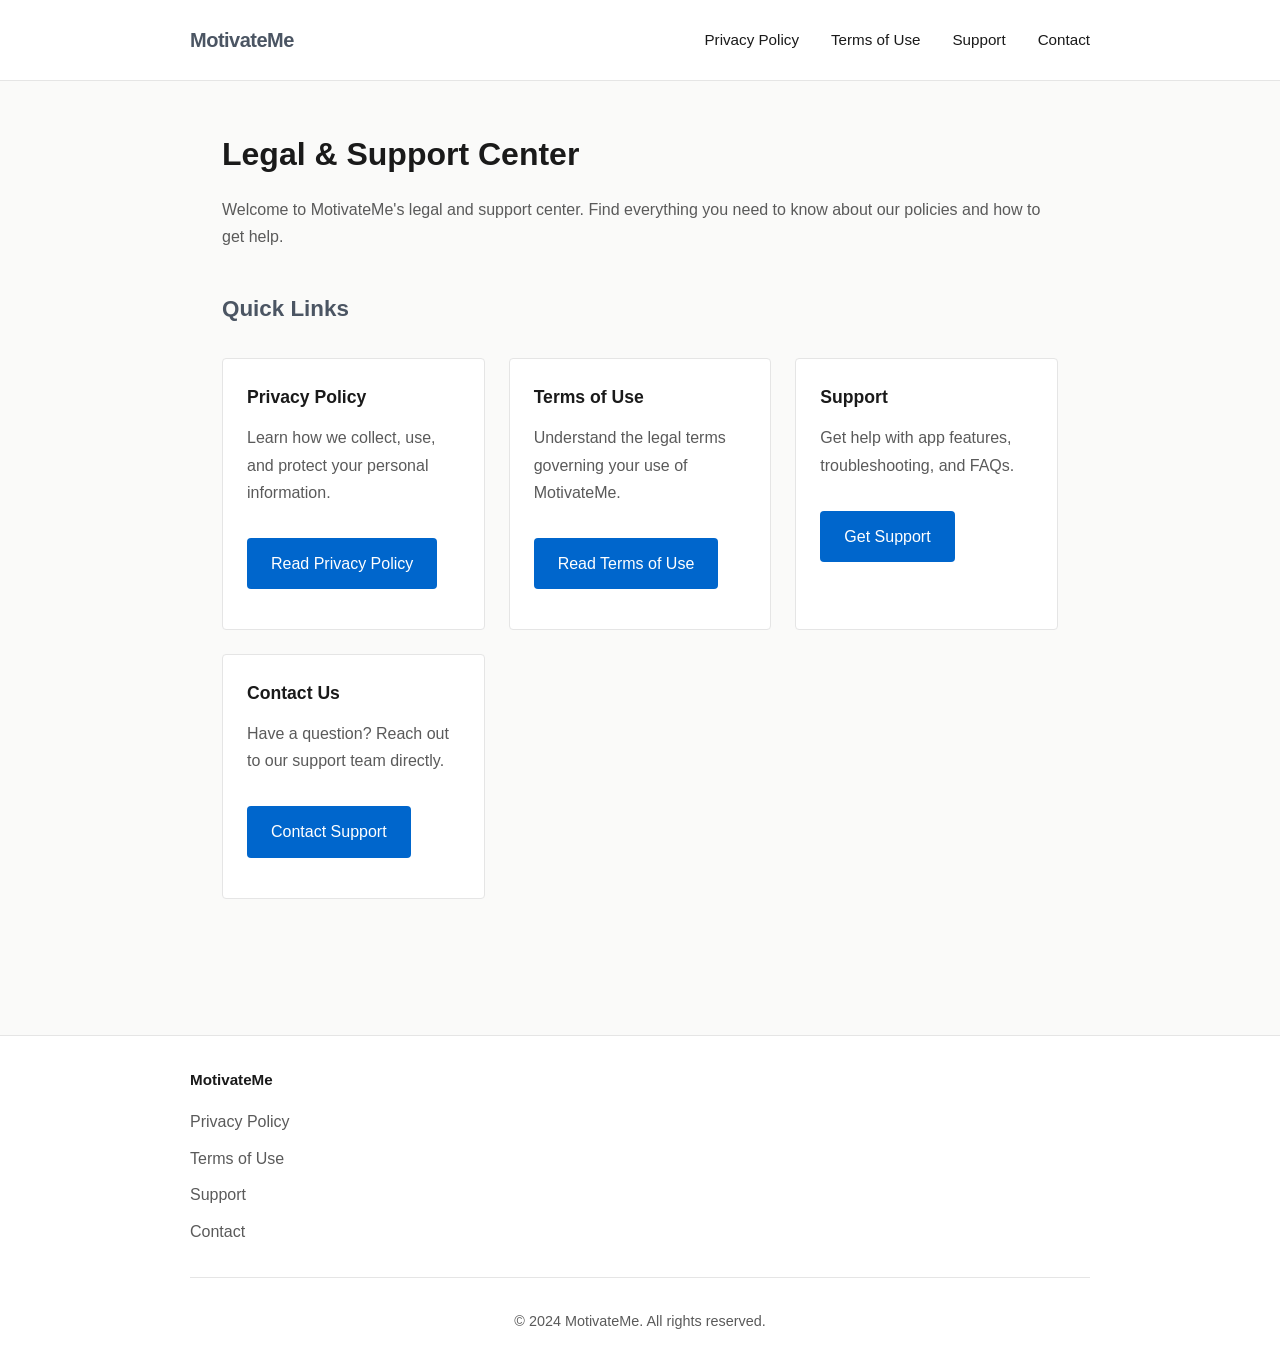
<file: legal-website/index.html>
<!DOCTYPE html>
<html lang="en">
<head>
  <meta charset="UTF-8">
  <meta name="viewport" content="width=device-width, initial-scale=1.0">
  <title>MotivateMe – Legal & Support</title>
  <meta name="description" content="Privacy Policy, Terms of Use, and support for MotivateMe.">
  <link rel="stylesheet" href="styles.css">
</head>
<body>
<div id="app">
  <header>
    <div class="header-content">
      <div class="logo">MotivateMe</div>
      <nav>
        <a href="privacy.html">Privacy Policy</a>
        <a href="terms.html">Terms of Use</a>
        <a href="support.html">Support</a>
        <a href="contact.html">Contact</a>
      </nav>
    </div>
  </header>

  <main>
    <h1>Legal & Support Center</h1>
    <p>Welcome to MotivateMe's legal and support center. Find everything you need to know about our policies and how to get help.</p>

    <section>
      <h2>Quick Links</h2>
      <div class="links-grid">
        <div class="link-card">
          <h3>Privacy Policy</h3>
          <p>Learn how we collect, use, and protect your personal information.</p>
          <a href="privacy.html" class="cta-button">Read Privacy Policy</a>
        </div>

        <div class="link-card">
          <h3>Terms of Use</h3>
          <p>Understand the legal terms governing your use of MotivateMe.</p>
          <a href="terms.html" class="cta-button">Read Terms of Use</a>
        </div>

        <div class="link-card">
          <h3>Support</h3>
          <p>Get help with app features, troubleshooting, and FAQs.</p>
          <a href="support.html" class="cta-button">Get Support</a>
        </div>

        <div class="link-card">
          <h3>Contact Us</h3>
          <p>Have a question? Reach out to our support team directly.</p>
          <a href="contact.html" class="cta-button">Contact Support</a>
        </div>
      </div>
    </section>
  </main>

  <footer>
    <div class="footer-content">
      <div class="footer-section">
        <h4>MotivateMe</h4>
        <ul>
          <li><a href="privacy.html">Privacy Policy</a></li>
          <li><a href="terms.html">Terms of Use</a></li>
          <li><a href="support.html">Support</a></li>
          <li><a href="contact.html">Contact</a></li>
        </ul>
      </div>
    </div>
    <div class="footer-bottom">
      © 2024 MotivateMe. All rights reserved.
    </div>
  </footer>
</div>
</body>
</html>
</file>
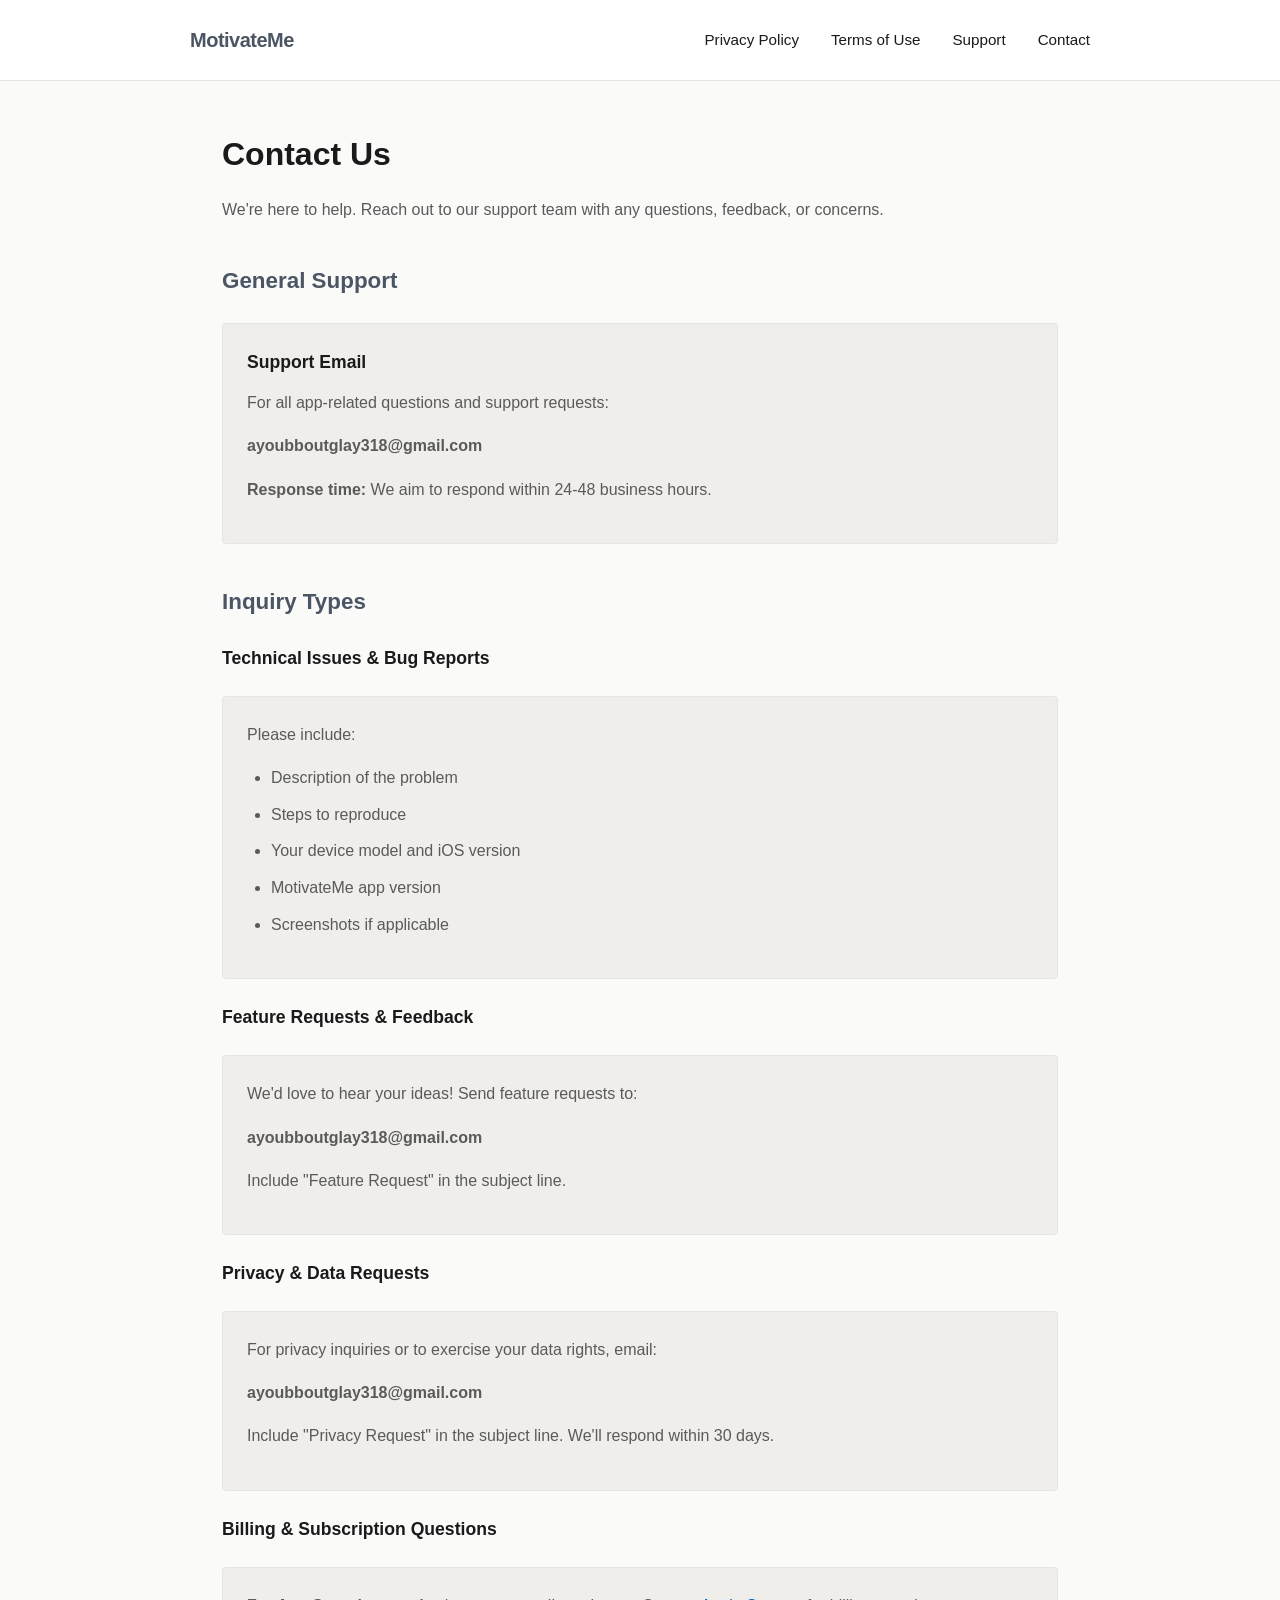
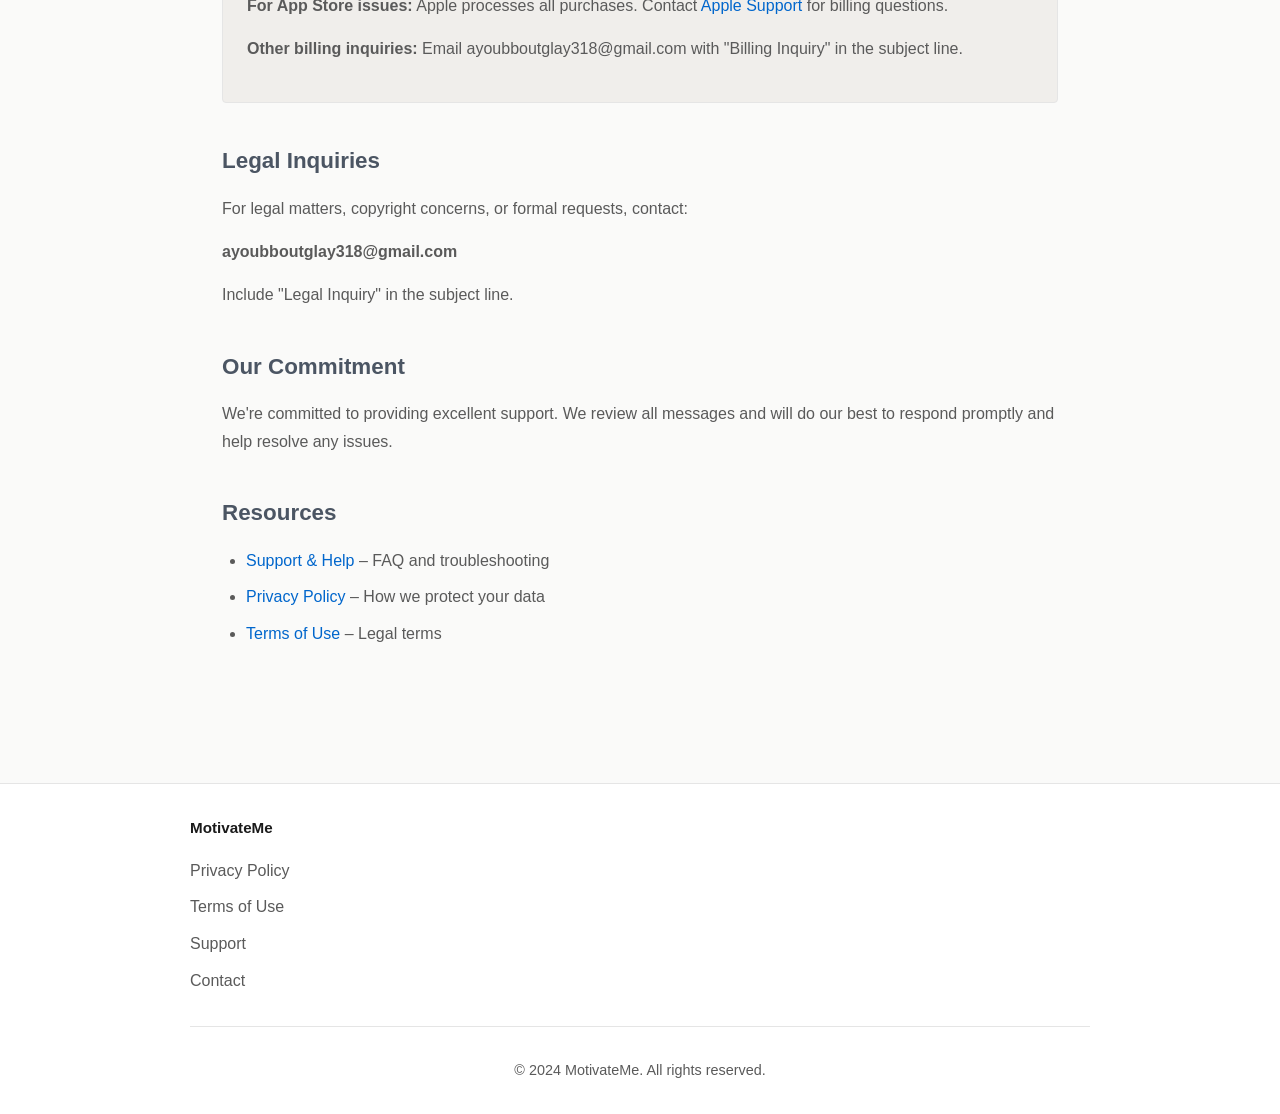
<file: legal-website/contact.html>
<!DOCTYPE html>
<html lang="en">
<head>
  <meta charset="UTF-8">
  <meta name="viewport" content="width=device-width, initial-scale=1.0">
  <title>MotivateMe – Contact Us</title>
  <link rel="stylesheet" href="styles.css">
</head>
<body>
<div id="app">
  <header>
    <div class="header-content">
      <div class="logo">MotivateMe</div>
      <nav>
        <a href="privacy.html">Privacy Policy</a>
        <a href="terms.html">Terms of Use</a>
        <a href="support.html">Support</a>
        <a href="contact.html">Contact</a>
      </nav>
    </div>
  </header>

  <main>
    <h1>Contact Us</h1>
    <p>We're here to help. Reach out to our support team with any questions, feedback, or concerns.</p>

    <section>
      <h2>General Support</h2>
      <div class="contact-box">
        <h3>Support Email</h3>
        <p>For all app-related questions and support requests:</p>
        <p><strong>ayoubboutglay318@gmail.com</strong></p>
        <p><strong>Response time:</strong> We aim to respond within 24-48 business hours.</p>
      </div>
    </section>

    <section>
      <h2>Inquiry Types</h2>

      <h3>Technical Issues & Bug Reports</h3>
      <div class="contact-box">
        <p>Please include:</p>
        <ul>
          <li>Description of the problem</li>
          <li>Steps to reproduce</li>
          <li>Your device model and iOS version</li>
          <li>MotivateMe app version</li>
          <li>Screenshots if applicable</li>
        </ul>
      </div>

      <h3>Feature Requests & Feedback</h3>
      <div class="contact-box">
        <p>We'd love to hear your ideas! Send feature requests to:</p>
        <p><strong>ayoubboutglay318@gmail.com</strong></p>
        <p>Include "Feature Request" in the subject line.</p>
      </div>

      <h3>Privacy & Data Requests</h3>
      <div class="contact-box">
        <p>For privacy inquiries or to exercise your data rights, email:</p>
        <p><strong>ayoubboutglay318@gmail.com</strong></p>
        <p>Include "Privacy Request" in the subject line. We'll respond within 30 days.</p>
      </div>

      <h3>Billing & Subscription Questions</h3>
      <div class="contact-box">
        <p><strong>For App Store issues:</strong> Apple processes all purchases. Contact <a href="https://support.apple.com">Apple Support</a> for billing questions.</p>
        <p><strong>Other billing inquiries:</strong> Email ayoubboutglay318@gmail.com with "Billing Inquiry" in the subject line.</p>
      </div>
    </section>

    <section>
      <h2>Legal Inquiries</h2>
      <p>For legal matters, copyright concerns, or formal requests, contact:</p>
      <p><strong>ayoubboutglay318@gmail.com</strong></p>
      <p>Include "Legal Inquiry" in the subject line.</p>
    </section>

    <section>
      <h2>Our Commitment</h2>
      <p>We're committed to providing excellent support. We review all messages and will do our best to respond promptly and help resolve any issues.</p>
    </section>

    <section>
      <h2>Resources</h2>
      <ul>
        <li><a href="support.html">Support & Help</a> – FAQ and troubleshooting</li>
        <li><a href="privacy.html">Privacy Policy</a> – How we protect your data</li>
        <li><a href="terms.html">Terms of Use</a> – Legal terms</li>
      </ul>
    </section>
  </main>

  <footer>
    <div class="footer-content">
      <div class="footer-section">
        <h4>MotivateMe</h4>
        <ul>
          <li><a href="privacy.html">Privacy Policy</a></li>
          <li><a href="terms.html">Terms of Use</a></li>
          <li><a href="support.html">Support</a></li>
          <li><a href="contact.html">Contact</a></li>
        </ul>
      </div>
    </div>
    <div class="footer-bottom">© 2024 MotivateMe. All rights reserved.</div>
  </footer>
</div>
</body>
</html>
</file>
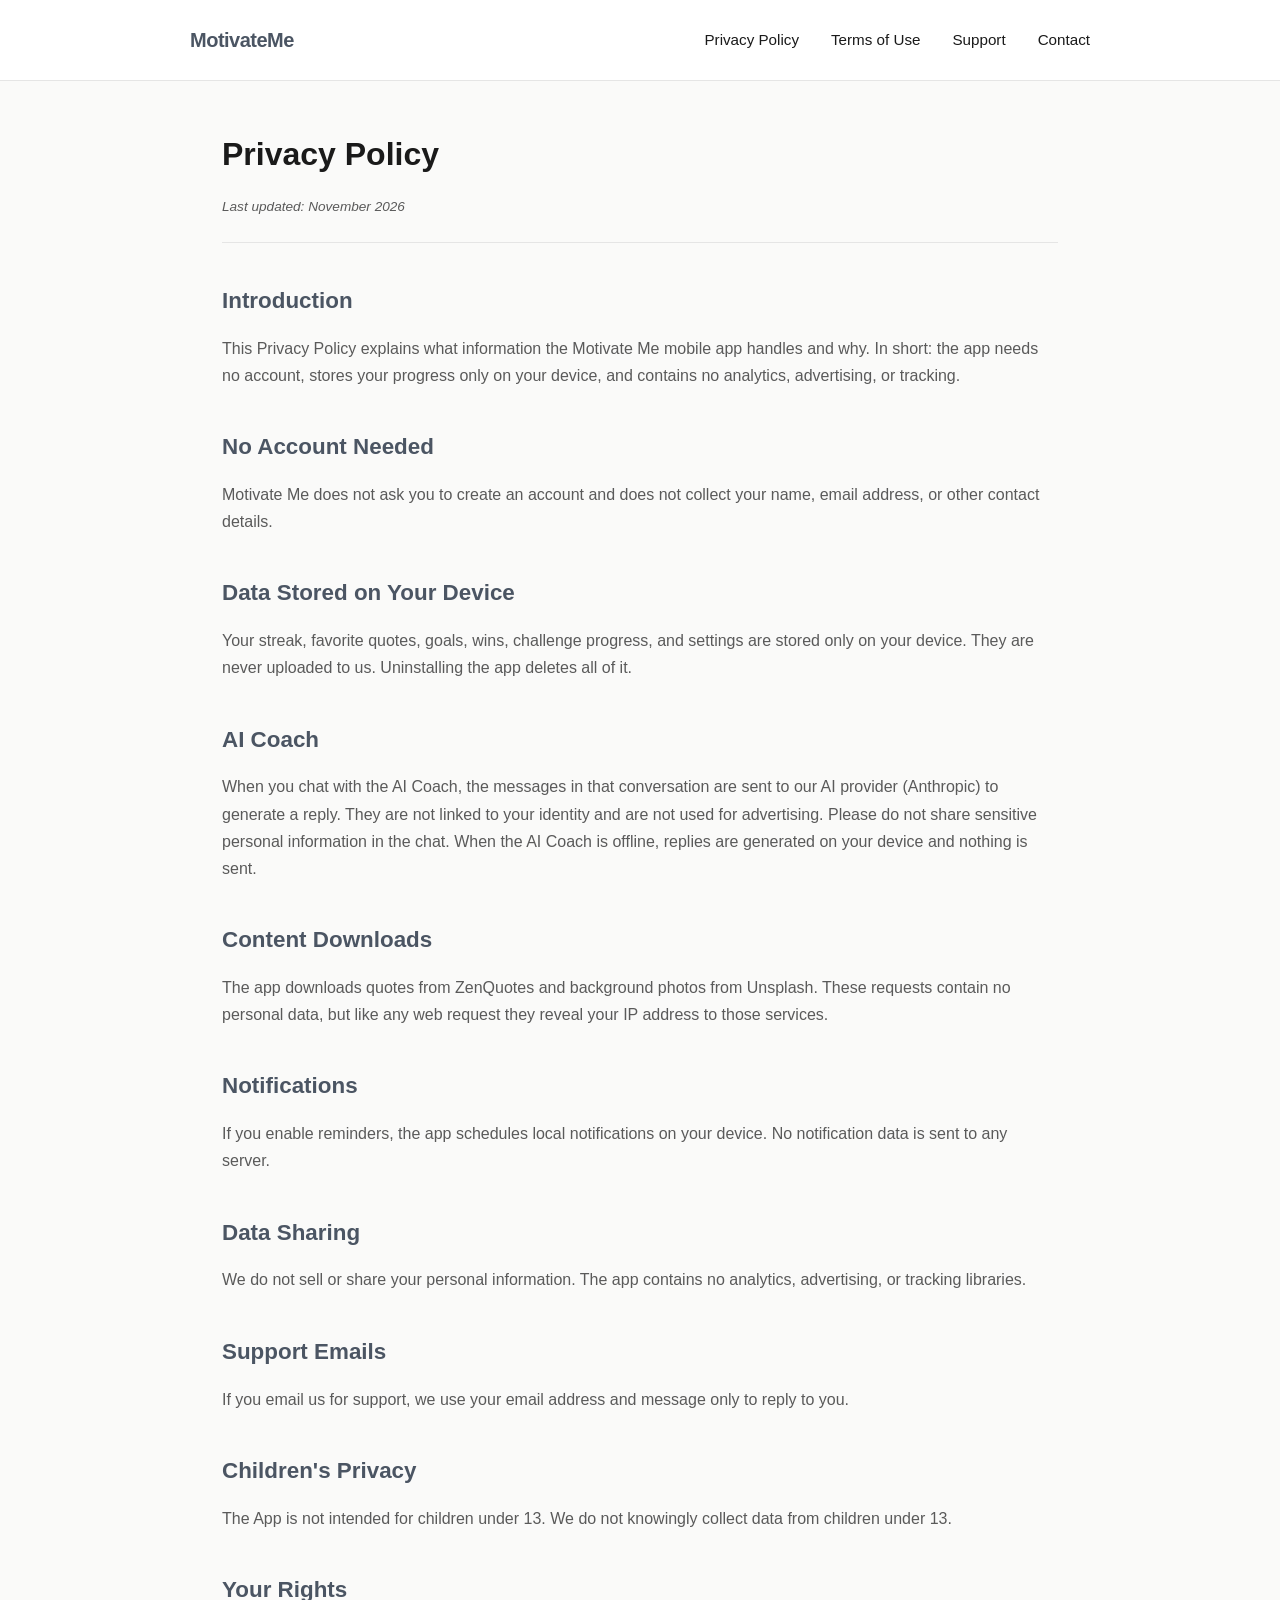
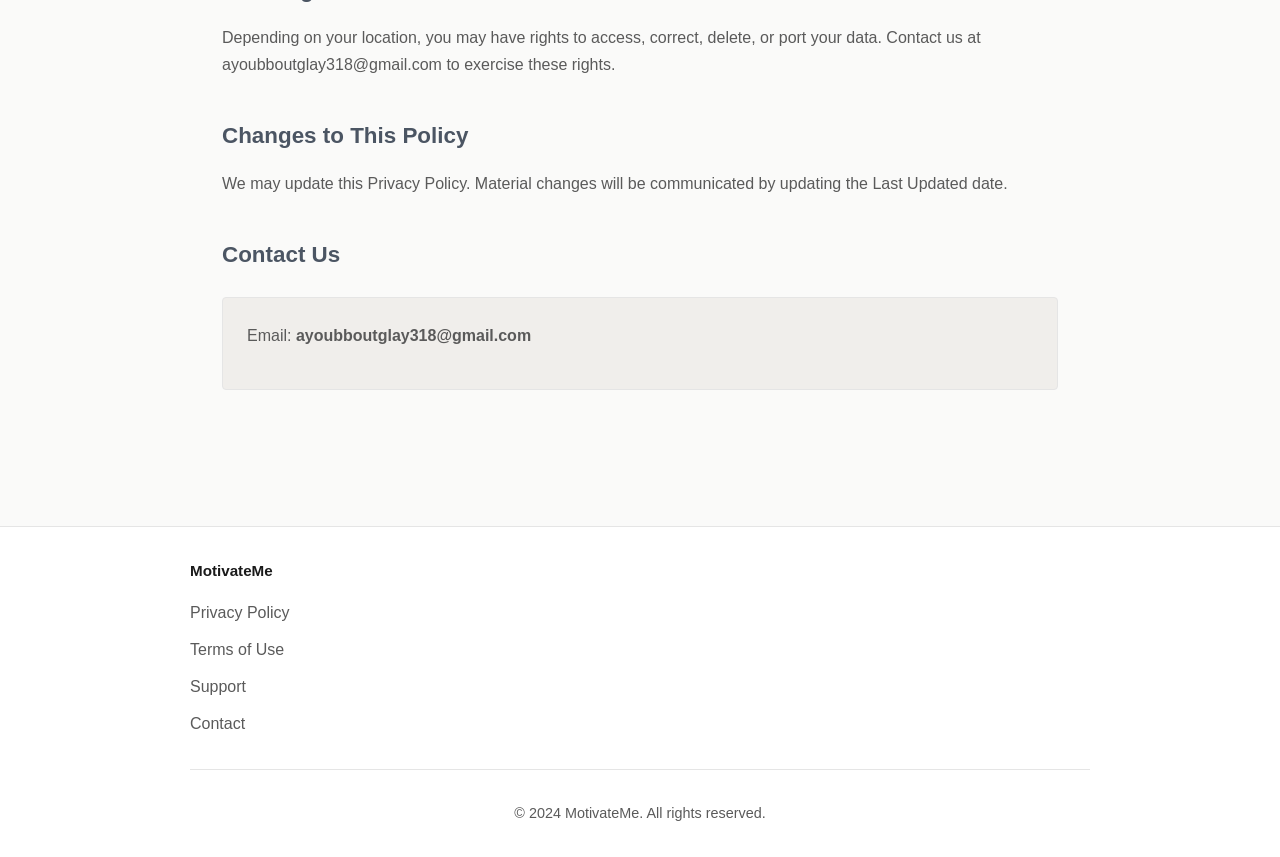
<file: legal-website/privacy.html>
<!DOCTYPE html>
<html lang="en">
<head>
  <meta charset="UTF-8">
  <meta name="viewport" content="width=device-width, initial-scale=1.0">
  <title>MotivateMe – Privacy Policy</title>
  <link rel="stylesheet" href="styles.css">
</head>
<body>
<div id="app">
  <header>
    <div class="header-content">
      <div class="logo">MotivateMe</div>
      <nav>
        <a href="privacy.html">Privacy Policy</a>
        <a href="terms.html">Terms of Use</a>
        <a href="support.html">Support</a>
        <a href="contact.html">Contact</a>
      </nav>
    </div>
  </header>

  <main>
    <h1>Privacy Policy</h1>
    <div class="last-updated">Last updated: November 2026</div>

    <section>
      <h2>Introduction</h2>
      <p>This Privacy Policy explains what information the Motivate Me mobile app handles and why. In short: the app needs no account, stores your progress only on your device, and contains no analytics, advertising, or tracking.</p>
    </section>

    <section>
      <h2>No Account Needed</h2>
      <p>Motivate Me does not ask you to create an account and does not collect your name, email address, or other contact details.</p>
    </section>

    <section>
      <h2>Data Stored on Your Device</h2>
      <p>Your streak, favorite quotes, goals, wins, challenge progress, and settings are stored only on your device. They are never uploaded to us. Uninstalling the app deletes all of it.</p>
    </section>

    <section>
      <h2>AI Coach</h2>
      <p>When you chat with the AI Coach, the messages in that conversation are sent to our AI provider (Anthropic) to generate a reply. They are not linked to your identity and are not used for advertising. Please do not share sensitive personal information in the chat. When the AI Coach is offline, replies are generated on your device and nothing is sent.</p>
    </section>

    <section>
      <h2>Content Downloads</h2>
      <p>The app downloads quotes from ZenQuotes and background photos from Unsplash. These requests contain no personal data, but like any web request they reveal your IP address to those services.</p>
    </section>

    <section>
      <h2>Notifications</h2>
      <p>If you enable reminders, the app schedules local notifications on your device. No notification data is sent to any server.</p>
    </section>

    <section>
      <h2>Data Sharing</h2>
      <p>We do not sell or share your personal information. The app contains no analytics, advertising, or tracking libraries.</p>
    </section>

    <section>
      <h2>Support Emails</h2>
      <p>If you email us for support, we use your email address and message only to reply to you.</p>
    </section>

    <section>
      <h2>Children's Privacy</h2>
      <p>The App is not intended for children under 13. We do not knowingly collect data from children under 13.</p>
    </section>

    <section>
      <h2>Your Rights</h2>
      <p>Depending on your location, you may have rights to access, correct, delete, or port your data. Contact us at ayoubboutglay318@gmail.com to exercise these rights.</p>
    </section>

    <section>
      <h2>Changes to This Policy</h2>
      <p>We may update this Privacy Policy. Material changes will be communicated by updating the Last Updated date.</p>
    </section>

    <section>
      <h2>Contact Us</h2>
      <div class="contact-box">
        <p>Email: <strong>ayoubboutglay318@gmail.com</strong></p>
      </div>
    </section>
  </main>

  <footer>
    <div class="footer-content">
      <div class="footer-section">
        <h4>MotivateMe</h4>
        <ul>
          <li><a href="privacy.html">Privacy Policy</a></li>
          <li><a href="terms.html">Terms of Use</a></li>
          <li><a href="support.html">Support</a></li>
          <li><a href="contact.html">Contact</a></li>
        </ul>
      </div>
    </div>
    <div class="footer-bottom">© 2024 MotivateMe. All rights reserved.</div>
  </footer>
</div>
</body>
</html>
</file>
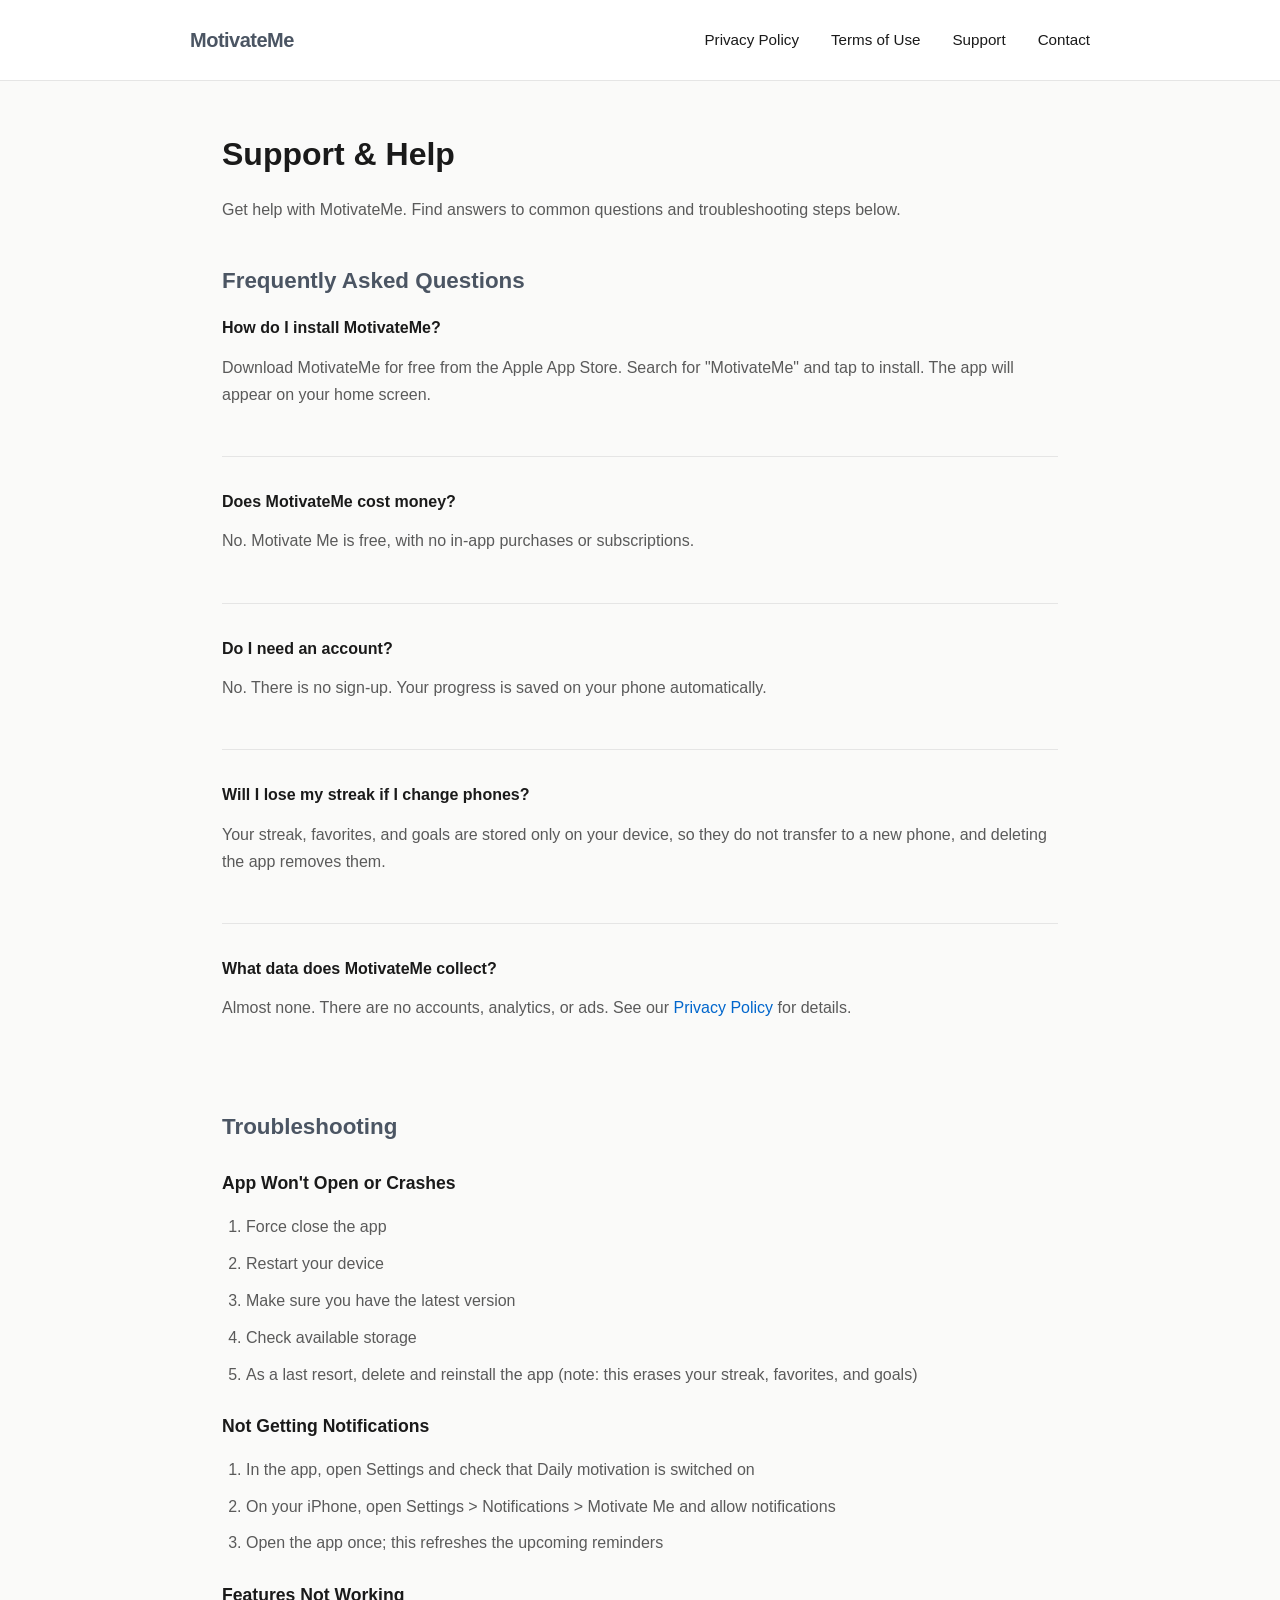
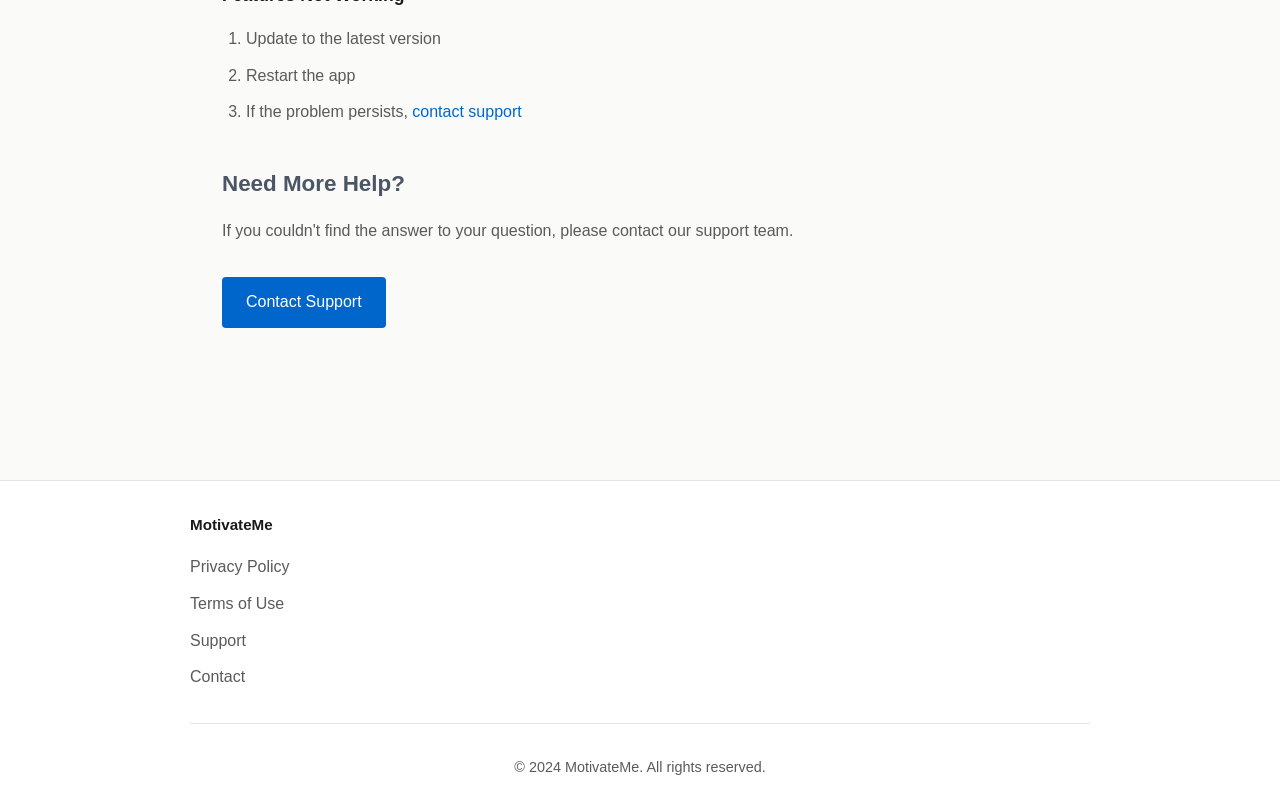
<file: legal-website/support.html>
<!DOCTYPE html>
<html lang="en">
<head>
  <meta charset="UTF-8">
  <meta name="viewport" content="width=device-width, initial-scale=1.0">
  <title>MotivateMe – Support</title>
  <link rel="stylesheet" href="styles.css">
</head>
<body>
<div id="app">
  <header>
    <div class="header-content">
      <div class="logo">MotivateMe</div>
      <nav>
        <a href="privacy.html">Privacy Policy</a>
        <a href="terms.html">Terms of Use</a>
        <a href="support.html">Support</a>
        <a href="contact.html">Contact</a>
      </nav>
    </div>
  </header>

  <main>
    <h1>Support & Help</h1>
    <p>Get help with MotivateMe. Find answers to common questions and troubleshooting steps below.</p>

    <section>
      <h2>Frequently Asked Questions</h2>

      <div class="faq-item">
        <div class="faq-question">How do I install MotivateMe?</div>
        <p>Download MotivateMe for free from the Apple App Store. Search for "MotivateMe" and tap to install. The app will appear on your home screen.</p>
      </div>

      <div class="faq-item">
        <div class="faq-question">Does MotivateMe cost money?</div>
        <p>No. Motivate Me is free, with no in-app purchases or subscriptions.</p>
      </div>

      <div class="faq-item">
        <div class="faq-question">Do I need an account?</div>
        <p>No. There is no sign-up. Your progress is saved on your phone automatically.</p>
      </div>

      <div class="faq-item">
        <div class="faq-question">Will I lose my streak if I change phones?</div>
        <p>Your streak, favorites, and goals are stored only on your device, so they do not transfer to a new phone, and deleting the app removes them.</p>
      </div>

      <div class="faq-item">
        <div class="faq-question">What data does MotivateMe collect?</div>
        <p>Almost none. There are no accounts, analytics, or ads. See our <a href="privacy.html">Privacy Policy</a> for details.</p>
      </div>
    </section>

    <section>
      <h2>Troubleshooting</h2>

      <h3>App Won't Open or Crashes</h3>
      <ol>
        <li>Force close the app</li>
        <li>Restart your device</li>
        <li>Make sure you have the latest version</li>
        <li>Check available storage</li>
        <li>As a last resort, delete and reinstall the app (note: this erases your streak, favorites, and goals)</li>
      </ol>

      <h3>Not Getting Notifications</h3>
      <ol>
        <li>In the app, open Settings and check that Daily motivation is switched on</li>
        <li>On your iPhone, open Settings &gt; Notifications &gt; Motivate Me and allow notifications</li>
        <li>Open the app once; this refreshes the upcoming reminders</li>
      </ol>

      <h3>Features Not Working</h3>
      <ol>
        <li>Update to the latest version</li>
        <li>Restart the app</li>
        <li>If the problem persists, <a href="contact.html">contact support</a></li>
      </ol>
    </section>

    <section>
      <h2>Need More Help?</h2>
      <p>If you couldn't find the answer to your question, please contact our support team.</p>
      <a href="contact.html" class="cta-button">Contact Support</a>
    </section>
  </main>

  <footer>
    <div class="footer-content">
      <div class="footer-section">
        <h4>MotivateMe</h4>
        <ul>
          <li><a href="privacy.html">Privacy Policy</a></li>
          <li><a href="terms.html">Terms of Use</a></li>
          <li><a href="support.html">Support</a></li>
          <li><a href="contact.html">Contact</a></li>
        </ul>
      </div>
    </div>
    <div class="footer-bottom">© 2024 MotivateMe. All rights reserved.</div>
  </footer>
</div>
</body>
</html>
</file>
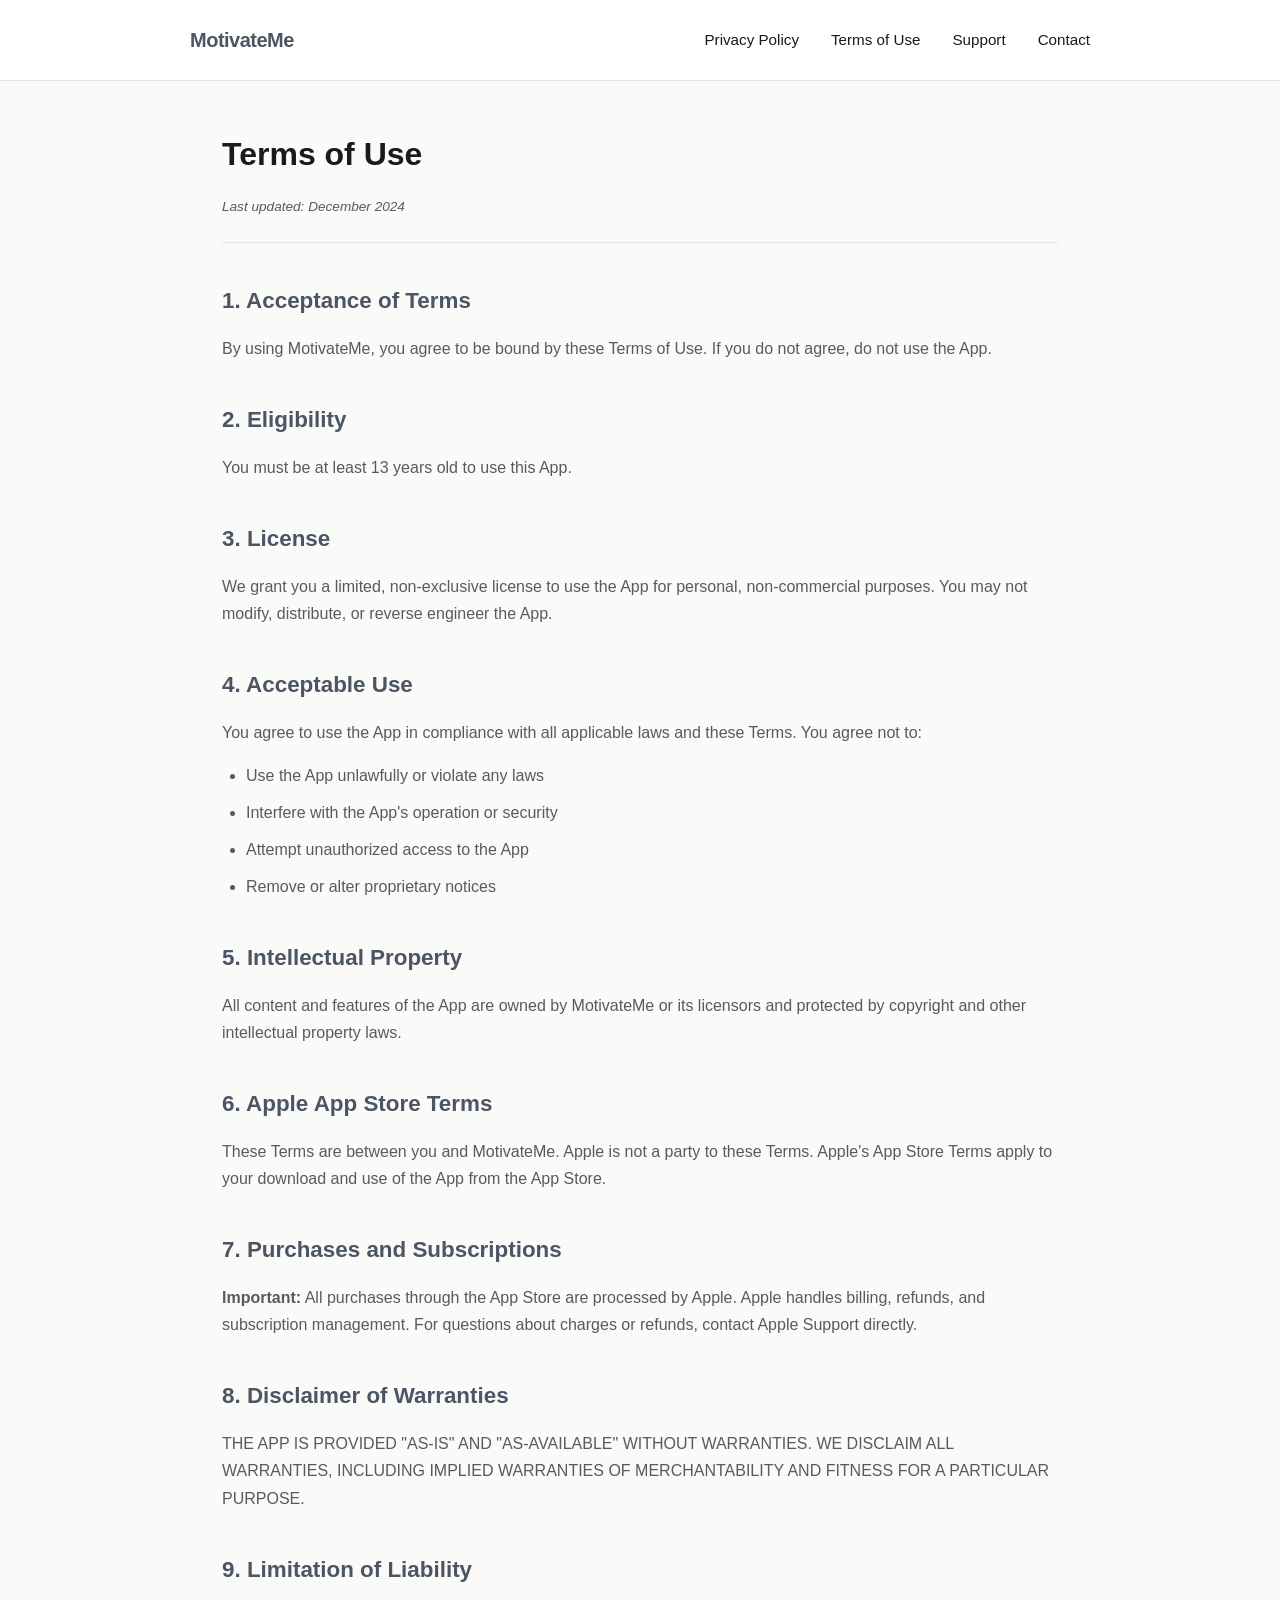
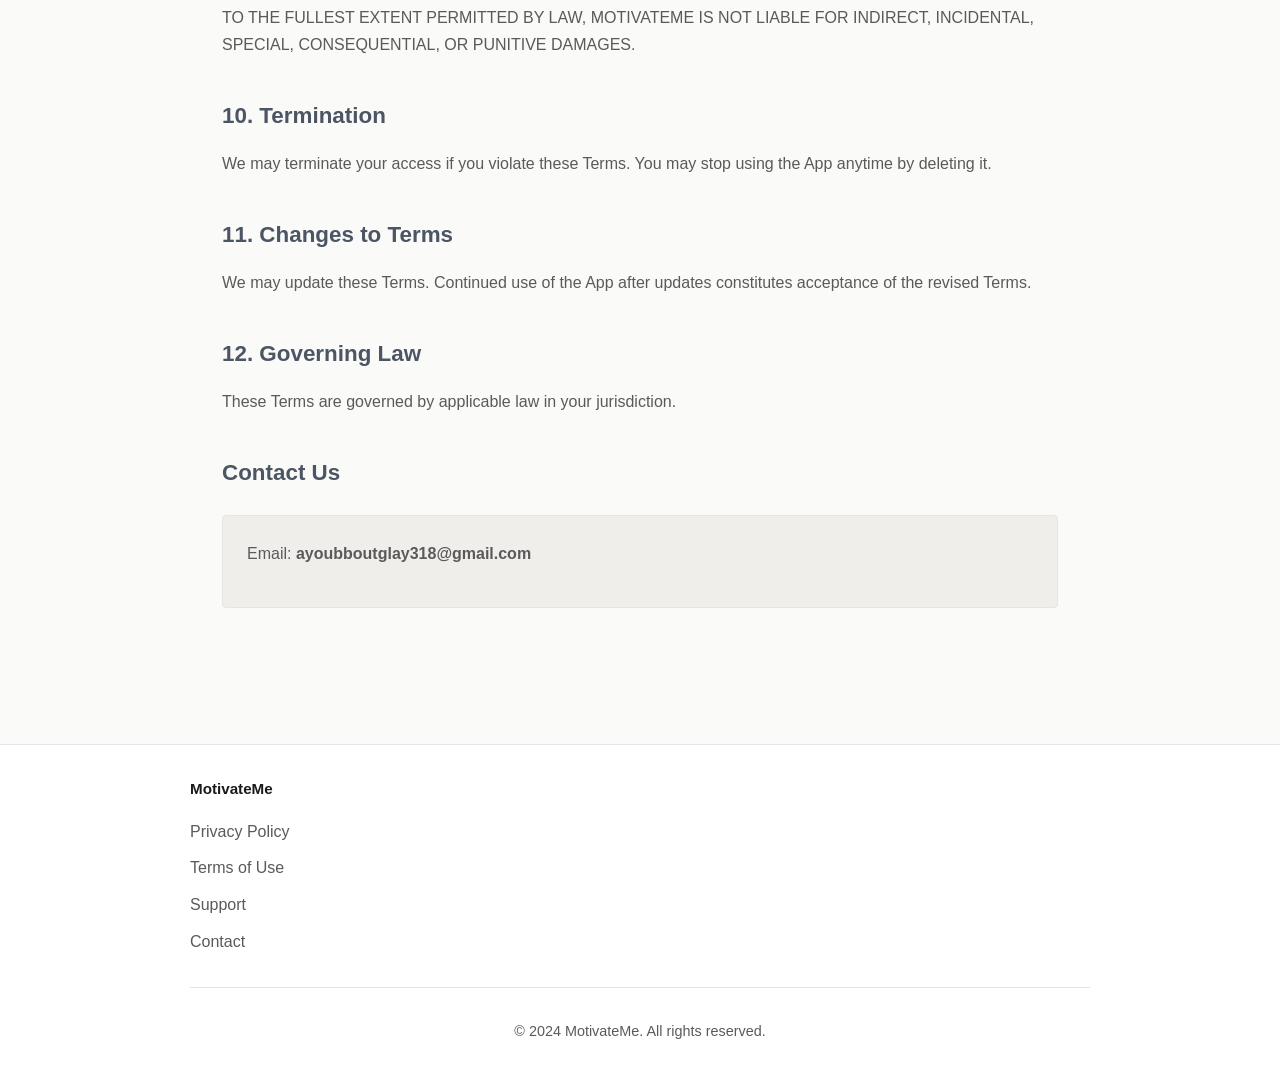
<file: legal-website/terms.html>
<!DOCTYPE html>
<html lang="en">
<head>
  <meta charset="UTF-8">
  <meta name="viewport" content="width=device-width, initial-scale=1.0">
  <title>MotivateMe – Terms of Use</title>
  <link rel="stylesheet" href="styles.css">
</head>
<body>
<div id="app">
  <header>
    <div class="header-content">
      <div class="logo">MotivateMe</div>
      <nav>
        <a href="privacy.html">Privacy Policy</a>
        <a href="terms.html">Terms of Use</a>
        <a href="support.html">Support</a>
        <a href="contact.html">Contact</a>
      </nav>
    </div>
  </header>

  <main>
    <h1>Terms of Use</h1>
    <div class="last-updated">Last updated: December 2024</div>

    <section>
      <h2>1. Acceptance of Terms</h2>
      <p>By using MotivateMe, you agree to be bound by these Terms of Use. If you do not agree, do not use the App.</p>
    </section>

    <section>
      <h2>2. Eligibility</h2>
      <p>You must be at least 13 years old to use this App.</p>
    </section>

    <section>
      <h2>3. License</h2>
      <p>We grant you a limited, non-exclusive license to use the App for personal, non-commercial purposes. You may not modify, distribute, or reverse engineer the App.</p>
    </section>

    <section>
      <h2>4. Acceptable Use</h2>
      <p>You agree to use the App in compliance with all applicable laws and these Terms. You agree not to:</p>
      <ul>
        <li>Use the App unlawfully or violate any laws</li>
        <li>Interfere with the App's operation or security</li>
        <li>Attempt unauthorized access to the App</li>
        <li>Remove or alter proprietary notices</li>
      </ul>
    </section>

    <section>
      <h2>5. Intellectual Property</h2>
      <p>All content and features of the App are owned by MotivateMe or its licensors and protected by copyright and other intellectual property laws.</p>
    </section>

    <section>
      <h2>6. Apple App Store Terms</h2>
      <p>These Terms are between you and MotivateMe. Apple is not a party to these Terms. Apple's App Store Terms apply to your download and use of the App from the App Store.</p>
    </section>

    <section>
      <h2>7. Purchases and Subscriptions</h2>
      <p><strong>Important:</strong> All purchases through the App Store are processed by Apple. Apple handles billing, refunds, and subscription management. For questions about charges or refunds, contact Apple Support directly.</p>
    </section>

    <section>
      <h2>8. Disclaimer of Warranties</h2>
      <p>THE APP IS PROVIDED "AS-IS" AND "AS-AVAILABLE" WITHOUT WARRANTIES. WE DISCLAIM ALL WARRANTIES, INCLUDING IMPLIED WARRANTIES OF MERCHANTABILITY AND FITNESS FOR A PARTICULAR PURPOSE.</p>
    </section>

    <section>
      <h2>9. Limitation of Liability</h2>
      <p>TO THE FULLEST EXTENT PERMITTED BY LAW, MOTIVATEME IS NOT LIABLE FOR INDIRECT, INCIDENTAL, SPECIAL, CONSEQUENTIAL, OR PUNITIVE DAMAGES.</p>
    </section>

    <section>
      <h2>10. Termination</h2>
      <p>We may terminate your access if you violate these Terms. You may stop using the App anytime by deleting it.</p>
    </section>

    <section>
      <h2>11. Changes to Terms</h2>
      <p>We may update these Terms. Continued use of the App after updates constitutes acceptance of the revised Terms.</p>
    </section>

    <section>
      <h2>12. Governing Law</h2>
      <p>These Terms are governed by applicable law in your jurisdiction.</p>
    </section>

    <section>
      <h2>Contact Us</h2>
      <div class="contact-box">
        <p>Email: <strong>ayoubboutglay318@gmail.com</strong></p>
      </div>
    </section>
  </main>

  <footer>
    <div class="footer-content">
      <div class="footer-section">
        <h4>MotivateMe</h4>
        <ul>
          <li><a href="privacy.html">Privacy Policy</a></li>
          <li><a href="terms.html">Terms of Use</a></li>
          <li><a href="support.html">Support</a></li>
          <li><a href="contact.html">Contact</a></li>
        </ul>
      </div>
    </div>
    <div class="footer-bottom">© 2024 MotivateMe. All rights reserved.</div>
  </footer>
</div>
</body>
</html>
</file>
<file: legal-website/styles.css>
:root {
  --bg: #FAFAF9;
  --surface: #FFFFFF;
  --text-primary: #1a1a1a;
  --text-secondary: #5a5a5a;
  --border: #e5e5e5;
  --accent: #4B5563;
  --link: #0066cc;
  --link-hover: #0052a3;
  --bg-alt: #f0eeeb;
}

@media (prefers-color-scheme: dark) {
  :root:not([data-theme="light"]) {
    --bg: #0f0f0f;
    --surface: #1a1a1a;
    --text-primary: #efefef;
    --text-secondary: #a0a0a0;
    --border: #2a2a2a;
    --accent: #b0b8c8;
    --link: #4da6ff;
    --link-hover: #66b3ff;
    --bg-alt: #262626;
  }
}

:root[data-theme="dark"] {
  --bg: #0f0f0f;
  --surface: #1a1a1a;
  --text-primary: #efefef;
  --text-secondary: #a0a0a0;
  --border: #2a2a2a;
  --accent: #b0b8c8;
  --link: #4da6ff;
  --link-hover: #66b3ff;
  --bg-alt: #262626;
}

* {
  margin: 0;
  padding: 0;
  box-sizing: border-box;
}

html, body {
  height: 100%;
}

body {
  font-family: -apple-system, BlinkMacSystemFont, "Segoe UI", Roboto, "Helvetica Neue", Arial, sans-serif;
  background: var(--bg);
  color: var(--text-primary);
  line-height: 1.6;
  font-size: 16px;
}

a {
  color: var(--link);
  text-decoration: none;
}

a:hover {
  color: var(--link-hover);
  text-decoration: underline;
}

strong {
  font-weight: 600;
}

#app {
  display: flex;
  flex-direction: column;
  min-height: 100vh;
}

header {
  background: var(--surface);
  border-bottom: 1px solid var(--border);
  padding: 1.5rem 2rem;
  position: sticky;
  top: 0;
  z-index: 100;
}

.header-content {
  max-width: 900px;
  margin: 0 auto;
  display: flex;
  justify-content: space-between;
  align-items: center;
  gap: 2rem;
}

.logo {
  font-size: 1.25rem;
  font-weight: 600;
  color: var(--accent);
  letter-spacing: -0.5px;
}

nav {
  display: flex;
  gap: 2rem;
  flex-wrap: wrap;
}

nav a {
  font-size: 0.95rem;
  color: var(--text-primary);
  transition: color 0.2s;
}

nav a:hover {
  color: var(--link);
}

main {
  flex: 1;
  max-width: 900px;
  margin: 0 auto;
  width: 100%;
  padding: 3rem 2rem;
}

h1 {
  font-size: 2rem;
  font-weight: 600;
  margin-bottom: 1rem;
  color: var(--text-primary);
}

h2 {
  font-size: 1.4rem;
  font-weight: 600;
  margin-top: 2.5rem;
  margin-bottom: 1rem;
  color: var(--accent);
}

h3 {
  font-size: 1.1rem;
  font-weight: 600;
  margin-top: 1.5rem;
  margin-bottom: 0.8rem;
  color: var(--text-primary);
}

p {
  margin-bottom: 1rem;
  color: var(--text-secondary);
  line-height: 1.7;
}

.last-updated {
  font-size: 0.85rem;
  color: var(--text-secondary);
  font-style: italic;
  margin-bottom: 2rem;
  padding-bottom: 1.5rem;
  border-bottom: 1px solid var(--border);
}

ul, ol {
  margin: 1rem 0 1rem 1.5rem;
  color: var(--text-secondary);
}

li {
  margin-bottom: 0.6rem;
  line-height: 1.7;
}

section {
  margin-bottom: 2.5rem;
}

.cta-button {
  display: inline-block;
  background: var(--link);
  color: white;
  padding: 0.8rem 1.5rem;
  border-radius: 4px;
  font-weight: 500;
  margin: 1rem 0;
}

.cta-button:hover {
  background: var(--link-hover);
  text-decoration: none;
}

.links-grid {
  display: grid;
  grid-template-columns: repeat(auto-fit, minmax(250px, 1fr));
  gap: 1.5rem;
  margin: 2rem 0;
}

.link-card {
  background: var(--surface);
  border: 1px solid var(--border);
  padding: 1.5rem;
  border-radius: 4px;
}

.link-card:hover {
  border-color: var(--link);
}

.link-card h3 {
  margin-top: 0;
}

.contact-box {
  background: var(--bg-alt);
  border: 1px solid var(--border);
  padding: 1.5rem;
  border-radius: 4px;
  margin: 1.5rem 0;
}

.contact-box h3 {
  margin-top: 0;
}

.faq-item {
  margin-bottom: 2rem;
  padding-bottom: 2rem;
  border-bottom: 1px solid var(--border);
}

.faq-item:last-child {
  border-bottom: none;
}

.faq-question {
  font-weight: 600;
  margin-bottom: 0.8rem;
  color: var(--text-primary);
}

footer {
  background: var(--surface);
  border-top: 1px solid var(--border);
  padding: 2rem;
  margin-top: 3rem;
}

.footer-content {
  max-width: 900px;
  margin: 0 auto;
  margin-bottom: 2rem;
}

.footer-section h4 {
  font-size: 0.95rem;
  font-weight: 600;
  margin-bottom: 1rem;
  color: var(--text-primary);
}

.footer-section ul {
  list-style: none;
  margin: 0;
  padding: 0;
}

.footer-section li {
  margin-bottom: 0.6rem;
}

.footer-section a {
  color: var(--text-secondary);
  transition: color 0.2s;
}

.footer-section a:hover {
  color: var(--link);
}

.footer-bottom {
  max-width: 900px;
  margin: 0 auto;
  padding-top: 2rem;
  border-top: 1px solid var(--border);
  text-align: center;
  font-size: 0.9rem;
  color: var(--text-secondary);
}

@media (max-width: 768px) {
  .header-content {
    flex-direction: column;
    align-items: flex-start;
  }

  nav {
    gap: 1.5rem;
    font-size: 0.9rem;
  }

  h1 {
    font-size: 1.5rem;
  }

  main {
    padding: 2rem 1.5rem;
  }
}
</file>
